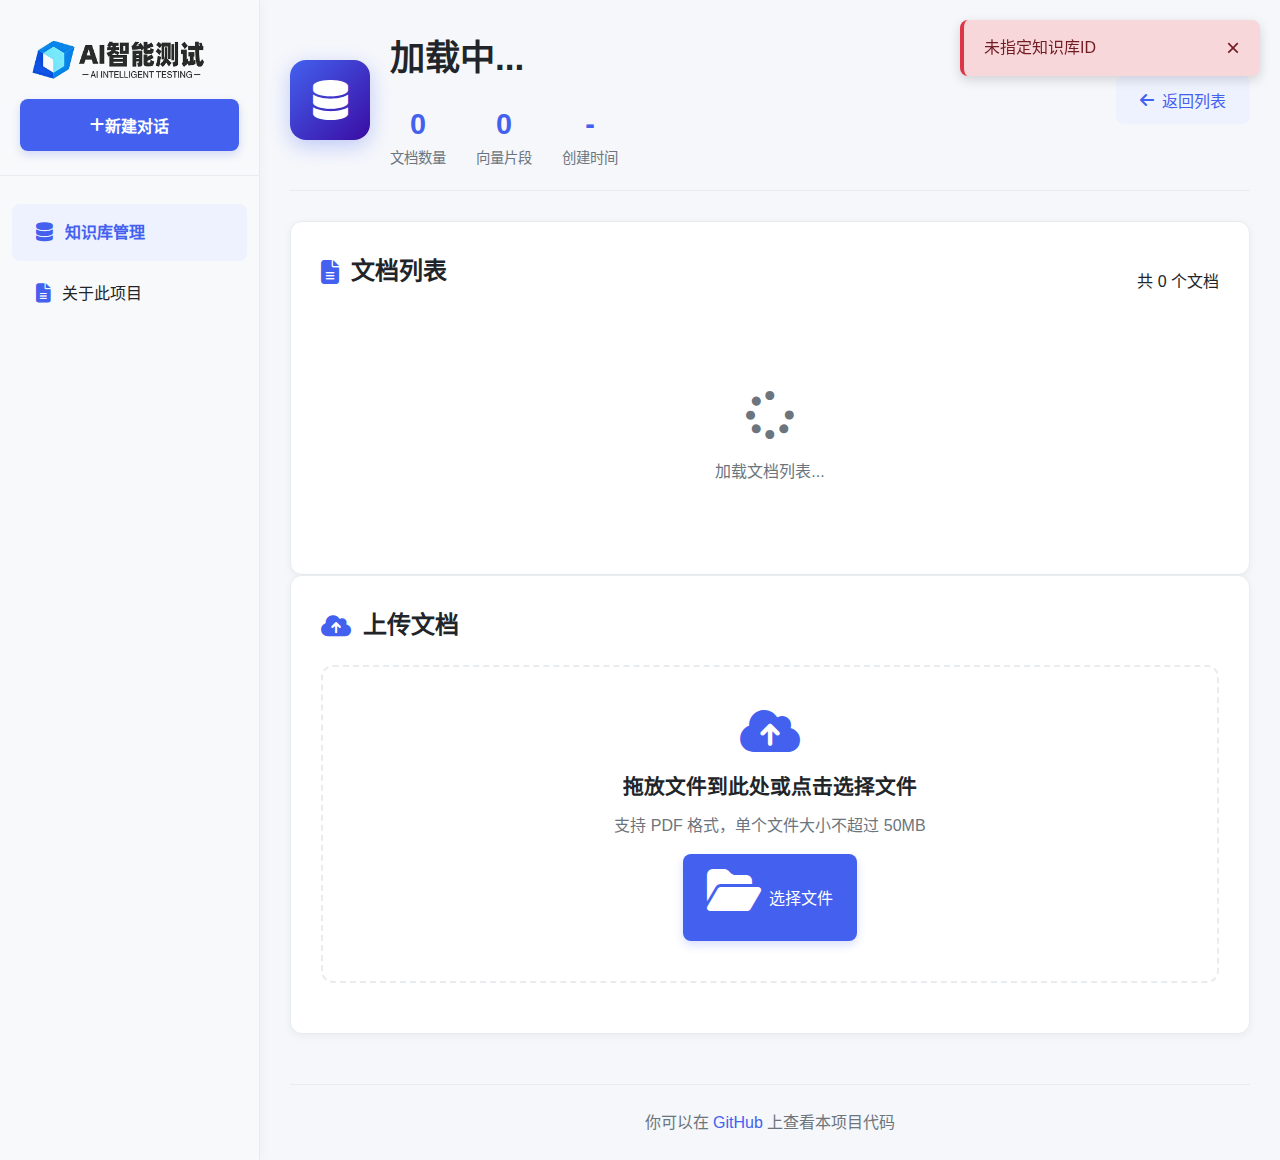
<file: templates/knowledge_detail.html>
<!DOCTYPE html>
<html lang="zh-CN">
<head>
    <meta charset="UTF-8">
    <meta name="viewport" content="width=device-width, initial-scale=1.0">
    <title>知识库详情 - 智能助手</title>
    <link rel="stylesheet" href="https://cdnjs.cloudflare.com/ajax/libs/font-awesome/6.4.0/css/all.min.css">
    <link rel="stylesheet" href="/static/kb_detail.css">
</head>
<body>
    <div class="app-container">
        <!-- 移动端菜单按钮 -->
        <button class="mobile-menu-btn" id="mobileMenuBtn" aria-label="打开菜单">
            <i class="fas fa-bars"></i>
        </button>

        <!-- 左侧导航栏 -->
        <aside class="sidebar" aria-label="系统导航">
            <div class="sidebar-header">
                <img src="/static/images/AI_Test_Logo.png" width="200" alt="应用程序标志" class="app-logo">
                <button class="new-chat-btn" aria-label="新建对话" id="newChatBtn">
                    <a href="/chat">
                        <i class="fas fa-plus"></i> 新建对话
                    </a>
                </button>
            </div>
            
            <div class="function-menu">
                <div class="active">
                    <i class="fas fa-database"></i>
                    <p><a href="/api/v1/func/func_main" style="text-decoration: none; color: inherit;">知识库管理</a></p>
                </div>
                <div>
                    <i class="fas fa-file-alt"></i>
                    <p>关于此项目</p>
                </div>
                <!-- <div>
                    <i class="fas fa-vial"></i>
                    <p>测试用例管理</p>
                </div> -->
            </div>
            
        </aside>
        
        <!-- 右侧主内容区 -->
        <main class="main-content">
            <!-- 知识库详情头部 -->
            <div class="kb-detail-header">
                <div class="kb-header-info">
                    <div class="kb-icon-large" id="kbIcon">
                        <i class="fas fa-database"></i>
                    </div>
                    <div class="kb-title-section">
                        <h1 id="kbName">加载中...</h1>
                        <p class="kb-description" id="kbDescription"></p>
                        <div class="kb-stats">
                            <div class="stat-item">
                                <div class="stat-value" id="fileCount">0</div>
                                <div class="stat-label">文档数量</div>
                            </div>
                            <div class="stat-item">
                                <div class="stat-value" id="chunkCount">0</div>
                                <div class="stat-label">向量片段</div>
                            </div>
                            <div class="stat-item">
                                <div class="stat-value" id="createdDate">-</div>
                                <div class="stat-label">创建时间</div>
                            </div>
                        </div>
                    </div>
                </div>
                <button class="back-btn" id="backBtn">
                    <i class="fas fa-arrow-left"></i> 返回列表
                </button>
            </div>

                        <!-- 文件列表区域 -->
            <div class="files-section">
                <div class="files-header">
                    <h2 class="section-title">
                        <i class="fas fa-file-alt"></i> 文档列表
                    </h2>
                    <div class="files-count">
                        共 <span id="filesCount">0</span> 个文档
                    </div>
                </div>
                
                <div id="filesListContainer">
                    <!-- 加载状态 -->
                    <div class="loading-state" id="loadingState">
                        <i class="fas fa-spinner fa-spin"></i>
                        <p>加载文档列表...</p>
                    </div>
                    
                    <!-- 空状态 -->
                    <div class="empty-state" id="emptyFilesState" style="display: none;">
                        <i class="fas fa-folder-open"></i>
                        <h3>暂无文档</h3>
                        <p>上传您的第一个文档</p>
                    </div>
                    
                    <!-- 文件表格 -->
                    <table class="files-table" id="filesTable" style="display: none;">
                        <thead>
                            <tr>
                                <th>文件名</th>
                                <th>大小</th>
                                <th>状态</th>
                                <th>处理时间</th>
                                <th>操作</th>
                            </tr>
                        </thead>
                        <tbody id="filesTableBody">
                            <!-- 文件行将通过JS动态生成 -->
                        </tbody>
                    </table>
                </div>
            </div>

            <!-- 文件上传区域 -->
            <div class="upload-section">
                <h2 class="section-title">
                    <i class="fas fa-cloud-upload-alt"></i> 上传文档
                </h2>
                
                <!-- 文件上传区域 -->
                <div class="upload-area" id="uploadArea">
                    <i class="fas fa-cloud-upload-alt"></i>
                    <h3>拖放文件到此处或点击选择文件</h3>
                    <p>支持 PDF 格式，单个文件大小不超过 50MB</p>
                    <button class="upload-btn" id="selectFileBtn">
                        <i class="fas fa-folder-open"></i> 选择文件
                    </button>
                    <input type="file" class="file-input" id="fileInput" accept=".pdf" multiple>
                </div>
                
                <!-- 上传进度显示 -->
                <div class="upload-progress" id="uploadProgress">
                    <div class="progress-header">
                        <span class="progress-filename" id="progressFilename">文件名.pdf</span>
                        <span class="progress-percent" id="progressPercent">0%</span>
                    </div>
                    <div class="progress-bar">
                        <div class="progress-fill" id="progressFill"></div>
                    </div>
                    <div class="upload-status processing" id="uploadStatus">
                        <i class="fas fa-spinner fa-spin"></i> <span>正在上传...</span>
                    </div>
                </div>
            </div>
            

            <footer class="footer-note">
                <p>你可以在 <a href="https://github.com/ChiufungLee/FastAPI_Local_RAG" class="email-link">GitHub</a> 上查看本项目代码</p>
            </footer>
        </main>
    </div>

    <script src="/static/kb_detail.js"></script>
</body>
</html>
</file>
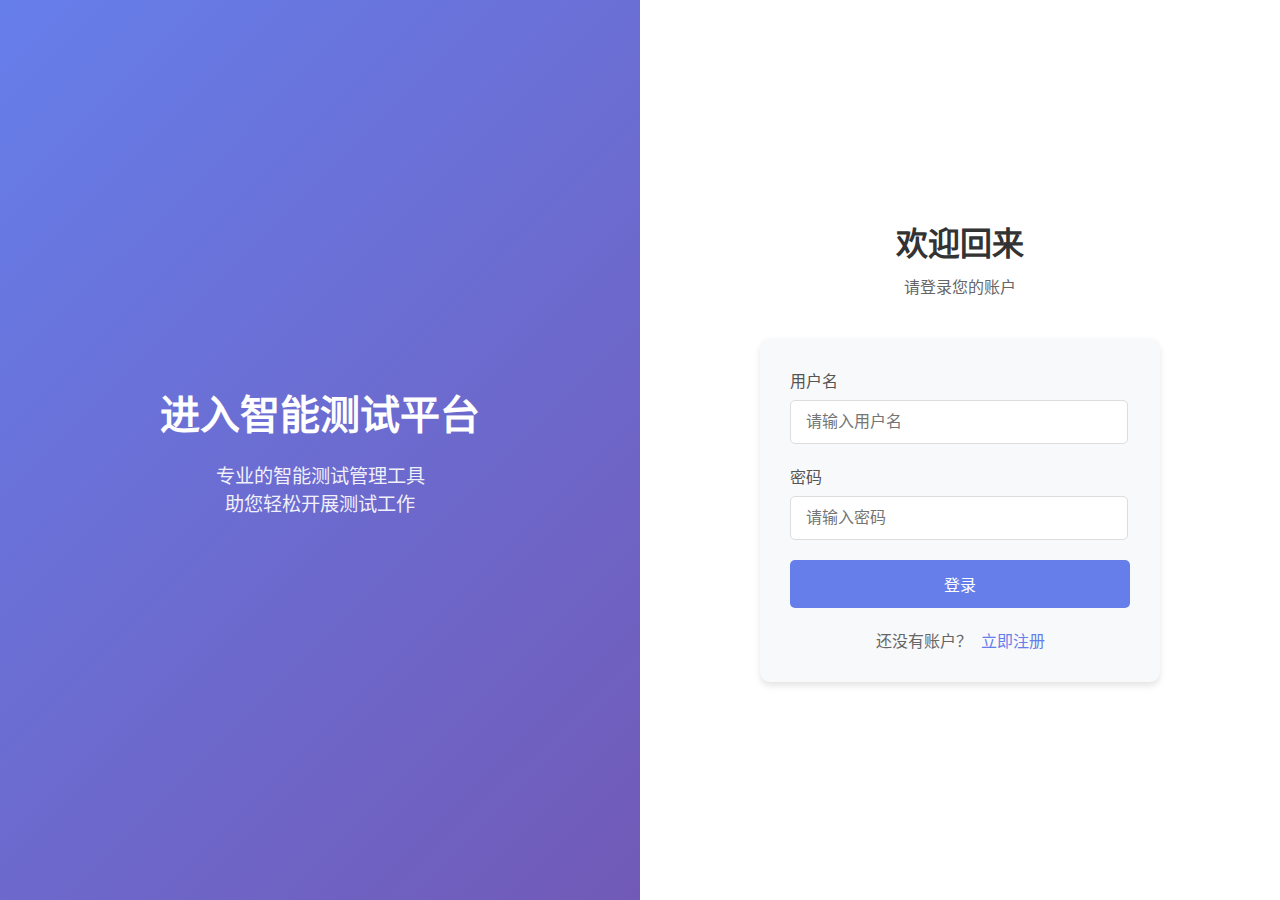
<file: templates/login.html>
<!DOCTYPE html>
<html lang="zh-CN">
<head>
    <meta charset="UTF-8">
    <meta name="viewport" content="width=device-width, initial-scale=1.0">
    <title>AI智能测试平台</title>
    <link rel="stylesheet" href="/static/css/login.css">
</head>
<body>
    <div class="login-container">
        <!-- 左侧装饰区域 -->
        <div class="login-left">
            <h2>进入智能测试平台</h2>
            <p>专业的智能测试管理工具</p>
            <p>助您轻松开展测试工作</p>
        </div>
        
        <!-- 右侧登录区域 -->
        <div class="login-right">
            <div class="login-form-container">
                <div class="login-logo">
                    <h1>欢迎回来</h1>
                    <p>请登录您的账户</p>
                </div>
                
                <!-- 错误消息 -->
                <div id="errorMessage" class="error-message"></div>
                
                <!-- 成功消息 -->
                <div id="successMessage" class="success-message"></div>
                
                <form id="loginForm" class="login-form">
                    <div class="form-group">
                        <label for="username">用户名</label>
                        <input type="text" id="username" name="username" required placeholder="请输入用户名">
                    </div>
                    
                    <div class="form-group">
                        <label for="password">密码</label>
                        <input type="password" id="password" name="password" required placeholder="请输入密码">
                    </div>
                    
                    <!-- <div class="remember-me">
                        <input type="checkbox" id="rememberMe" name="rememberMe">
                        <label for="rememberMe">记住密码</label>
                    </div> -->
                    
                    <button type="submit" id="loginButton" class="login-btn">登录</button>
                    
                    <div class="login-footer">
                        还没有账户？
                        <a href="/register">立即注册</a>
                    </div>
                </form>
            </div>
        </div>
    </div>

    <script src="/static/js/login.js"></script>
</body>
</html>
</file>
<file: static/kb_detail.css>
* {
    margin: 0;
    padding: 0;
    box-sizing: border-box;
    font-family: 'Segoe UI', 'Microsoft YaHei', sans-serif;
}

:root {
    --primary-color: #4361ee;
    --primary-light: #eef2ff;
    --secondary-color: #3a0ca3;
    --sidebar-bg: #f8f9fa;
    --card-bg: #ffffff;
    --text-primary: #212529;
    --text-secondary: #6c757d;
    --border-color: #e9ecef;
    --hover-color: #f1f3f9;
    --danger-color: #e63946;
    --success-color: #2a9d8f;
    --warning-color: #f8961e;
    --info-color: #4cc9f0;
    --shadow: 0 4px 12px rgba(0, 0, 0, 0.08);
    --shadow-light: 0 2px 8px rgba(0, 0, 0, 0.05);
    --transition: all 0.3s ease;
    --border-radius: 12px;
    --border-radius-sm: 8px;
}

body {
    background-color: #f5f7fb;
    color: var(--text-primary);
    line-height: 1.6;
}

.app-container {
    display: flex;
    min-height: 100vh;
}

/* 移动端菜单按钮 */
.mobile-menu-btn {
    display: none;
    position: fixed;
    top: 20px;
    left: 20px;
    z-index: 1001;
    background: var(--primary-color);
    color: white;
    border: none;
    border-radius: 50%;
    width: 50px;
    height: 50px;
    font-size: 1.5rem;
    cursor: pointer;
    box-shadow: var(--shadow);
    transition: var(--transition);
}

.mobile-menu-btn:hover {
    background: var(--secondary-color);
}

/* 左侧导航栏 */
.sidebar {
    width: 260px;
    background-color: var(--sidebar-bg);
    border-right: 1px solid var(--border-color);
    display: flex;
    flex-direction: column;
    transition: var(--transition);
    z-index: 1000;
    box-shadow: 2px 0 10px rgba(0, 0, 0, 0.03);
}

.sidebar-header {
    padding: 24px 20px;
    border-bottom: 1px solid var(--border-color);
}

.new-chat-btn {
    width: 100%;
    padding: 14px 0;
    background-color: var(--primary-color);
    color: white;
    border: none;
    border-radius: var(--border-radius-sm);
    font-size: 1rem;
    font-weight: 600;
    cursor: pointer;
    transition: var(--transition);
    display: flex;
    align-items: center;
    justify-content: center;
    box-shadow: 0 4px 10px rgba(67, 97, 238, 0.2);
}

.new-chat-btn a {
    color: white;
    text-decoration: none;
    display: flex;
    align-items: center;
    justify-content: center;
    width: 100%;
    height: 100%;
}

.new-chat-btn:hover {
    background-color: var(--secondary-color);
    transform: translateY(-2px);
    box-shadow: 0 6px 14px rgba(67, 97, 238, 0.3);
}

.function-menu {
    flex: 1;
    padding: 24px 0;
}

.function-menu div {
    padding: 16px 24px;
    margin: 4px 12px;
    border-radius: var(--border-radius-sm);
    cursor: pointer;
    transition: var(--transition);
    font-weight: 500;
    display: flex;
    align-items: center;
}

.function-menu div i {
    margin-right: 12px;
    font-size: 1.2rem;
    color: var(--primary-color);
}

.function-menu div.active {
    background-color: var(--primary-light);
    color: var(--primary-color);
    font-weight: 600;
}

.function-menu div:hover:not(.active) {
    background-color: var(--hover-color);
}

.sidebar-footer {
    padding: 20px;
    border-top: 1px solid var(--border-color);
    text-align: center;
    color: var(--text-secondary);
    font-size: 0.9rem;
}

/* 右侧主内容区 */
.main-content {
    flex: 1;
    display: flex;
    flex-direction: column;
    padding: 0 30px;
    overflow-y: auto;
    max-width: calc(100vw - 260px);
}

/* 知识库详情头部 */
.kb-detail-header {
    padding: 30px 0 20px;
    border-bottom: 1px solid var(--border-color);
    margin-bottom: 30px;
    display: flex;
    justify-content: space-between;
    align-items: center;
}

.kb-header-info {
    display: flex;
    align-items: center;
}

.kb-icon-large {
    width: 80px;
    height: 80px;
    border-radius: 16px;
    background: linear-gradient(135deg, var(--primary-color), var(--secondary-color));
    display: flex;
    align-items: center;
    justify-content: center;
    margin-right: 20px;
    color: white;
    font-size: 2.5rem;
    box-shadow: 0 6px 20px rgba(67, 97, 238, 0.3);
}

.kb-title-section h1 {
    font-size: 2.2rem;
    font-weight: 700;
    color: var(--text-primary);
    margin-bottom: 8px;
}

.kb-description {
    color: var(--text-secondary);
    font-size: 1.1rem;
    max-width: 600px;
}

.kb-stats {
    display: flex;
    gap: 30px;
    margin-top: 15px;
}

.stat-item {
    text-align: center;
}

.stat-value {
    font-size: 1.8rem;
    font-weight: 700;
    color: var(--primary-color);
}

.stat-label {
    font-size: 0.9rem;
    color: var(--text-secondary);
}

.back-btn {
    background-color: var(--primary-light);
    color: var(--primary-color);
    border: none;
    border-radius: var(--border-radius-sm);
    padding: 12px 24px;
    font-size: 1rem;
    font-weight: 500;
    cursor: pointer;
    transition: var(--transition);
    display: flex;
    align-items: center;
}

.back-btn i {
    margin-right: 8px;
}

.back-btn:hover {
    background-color: var(--primary-color);
    color: white;
    transform: translateY(-2px);
    box-shadow: 0 4px 12px rgba(67, 97, 238, 0.2);
}

/* 文件上传区域 */
.upload-section {
    background-color: var(--card-bg);
    border-radius: var(--border-radius);
    padding: 30px;
    margin-bottom: 30px;
    box-shadow: var(--shadow-light);
    border: 1px solid var(--border-color);
}

.section-title {
    font-size: 1.5rem;
    font-weight: 600;
    color: var(--text-primary);
    margin-bottom: 20px;
    display: flex;
    align-items: center;
}

.section-title i {
    margin-right: 12px;
    color: var(--primary-color);
}

/* 文件上传区域样式 */
.upload-area {
    border: 2px dashed var(--border-color);
    border-radius: var(--border-radius);
    padding: 40px 20px;
    text-align: center;
    cursor: pointer;
    transition: var(--transition);
    margin-bottom: 20px;
}

.upload-area:hover, .upload-area.dragover {
    border-color: var(--primary-color);
    background-color: var(--primary-light);
}

.upload-area i {
    font-size: 3rem;
    color: var(--primary-color);
    margin-bottom: 15px;
}

.upload-area h3 {
    font-size: 1.3rem;
    margin-bottom: 10px;
    color: var(--text-primary);
}

.upload-area p {
    color: var(--text-secondary);
    margin-bottom: 15px;
}

.upload-btn {
    background-color: var(--primary-color);
    color: white;
    border: none;
    border-radius: var(--border-radius-sm);
    padding: 12px 24px;
    font-size: 1rem;
    font-weight: 500;
    cursor: pointer;
    transition: var(--transition);
    display: inline-flex;
    align-items: center;
    justify-content: center;
    box-shadow: 0 4px 10px rgba(67, 97, 238, 0.2);
}

.upload-btn:hover {
    background-color: var(--secondary-color);
    transform: translateY(-2px);
    box-shadow: 0 6px 14px rgba(67, 97, 238, 0.3);
}

.upload-btn i {
    margin-right: 8px;
    color: white;
}

.file-input {
    display: none;
}

/* 文件列表区域 */
.files-section {
    background-color: var(--card-bg);
    border-radius: var(--border-radius);
    padding: 30px;
    box-shadow: var(--shadow-light);
    border: 1px solid var(--border-color);
}

.files-header {
    display: flex;
    justify-content: space-between;
    align-items: center;
    margin-bottom: 20px;
}

.files-table {
    width: 100%;
    border-collapse: collapse;
}

.files-table th {
    text-align: left;
    padding: 15px 20px;
    background-color: var(--primary-light);
    color: var(--primary-color);
    font-weight: 600;
    border-bottom: 2px solid var(--border-color);
}

.files-table td {
    padding: 15px 20px;
    border-bottom: 1px solid var(--border-color);
    color: var(--text-primary);
}

.file-row:hover {
    background-color: var(--hover-color);
}

.file-icon {
    color: var(--primary-color);
    margin-right: 10px;
}

.file-actions {
    display: flex;
    gap: 10px;
}

.action-btn {
    background: none;
    border: none;
    color: var(--text-secondary);
    cursor: pointer;
    font-size: 1.1rem;
    transition: var(--transition);
    width: 36px;
    height: 36px;
    border-radius: 50%;
    display: flex;
    align-items: center;
    justify-content: center;
}

.action-btn:hover {
    background-color: var(--hover-color);
}

.action-btn.delete:hover {
    color: var(--danger-color);
}

.action-btn.preview:hover {
    color: var(--primary-color);
}

/* 状态标签 */
.status-badge {
    display: inline-block;
    padding: 5px 12px;
    border-radius: 20px;
    font-size: 0.85rem;
    font-weight: 500;
}

.status-pending {
    background-color: #fff3cd;
    color: #856404;
}

.status-processing {
    background-color: #cce5ff;
    color: #004085;
}

.status-completed {
    background-color: #d4edda;
    color: #155724;
}

.status-failed {
    background-color: #f8d7da;
    color: #721c24;
}

/* 空状态 */
.empty-state {
    text-align: center;
    padding: 60px 20px;
    color: var(--text-secondary);
}

.empty-state i {
    font-size: 4rem;
    color: var(--border-color);
    margin-bottom: 20px;
}

.empty-state h3 {
    font-size: 1.5rem;
    margin-bottom: 10px;
    color: var(--text-primary);
}


.footer-note {
    text-align: center;
    padding: 25px 0;
    color: var(--text-secondary);
    border-top: 1px solid var(--border-color);
    margin-top: 20px;
}

.email-link {
    color: var(--primary-color);
    text-decoration: none;
    font-weight: 500;
    transition: var(--transition);
}

.email-link:hover {
    text-decoration: underline;
    color: var(--secondary-color);
}

/* 响应式设计 */
@media (max-width: 1024px) {
    .kb-detail-header {
        flex-direction: column;
        align-items: flex-start;
        gap: 20px;
    }
    
    .kb-header-info {
        width: 100%;
    }
}

@media (max-width: 768px) {
    .mobile-menu-btn {
        display: block;
    }

    .sidebar {
        position: fixed;
        left: -260px;
        top: 0;
        height: 100vh;
        overflow-y: auto;
    }

    .sidebar.active {
        left: 0;
    }

    .main-content {
        padding: 20px;
        max-width: 100vw;
    }

    .kb-stats {
        flex-wrap: wrap;
        gap: 20px;
    }

    .files-table {
        display: block;
        overflow-x: auto;
    }
}

@media (max-width: 480px) {
    .kb-detail-header {
        padding: 20px 0 15px;
    }

    .kb-icon-large {
        width: 60px;
        height: 60px;
        font-size: 1.8rem;
        margin-right: 15px;
    }

    .kb-title-section h1 {
        font-size: 1.8rem;
    }

    .upload-section, .files-section {
        padding: 20px;
    }

    .files-header {
        flex-direction: column;
        align-items: flex-start;
        gap: 15px;
    }
}

/* 加载和错误状态 */
.loading-state {
    text-align: center;
    padding: 60px 20px;
    color: var(--text-secondary);
}

.loading-state i {
    font-size: 3rem;
    margin-bottom: 20px;
    animation: spin 1s linear infinite;
}

@keyframes spin {
    0% { transform: rotate(0deg); }
    100% { transform: rotate(360deg); }
}

/* 消息提示 */
.message-alert {
    position: fixed;
    top: 20px;
    right: 20px;
    padding: 15px 20px;
    border-radius: 8px;
    box-shadow: 0 4px 12px rgba(0, 0, 0, 0.15);
    z-index: 2000;
    display: flex;
    align-items: center;
    justify-content: space-between;
    min-width: 300px;
    max-width: 400px;
    animation: slideIn 0.3s ease;
    font-weight: 500;
}

@keyframes slideIn {
    from {
        transform: translateX(100%);
        opacity: 0;
    }
    to {
        transform: translateX(0);
        opacity: 1;
    }
}

.message-info {
    background-color: #d1ecf1;
    color: #0c5460;
    border-left: 4px solid #17a2b8;
}

.message-success {
    background-color: #d4edda;
    color: #155724;
    border-left: 4px solid #28a745;
}

.message-error {
    background-color: #f8d7da;
    color: #721c24;
    border-left: 4px solid #dc3545;
}

.message-warning {
    background-color: #fff3cd;
    color: #856404;
    border-left: 4px solid #ffc107;
}

.message-close {
    background: none;
    border: none;
    font-size: 1.5rem;
    color: inherit;
    cursor: pointer;
    margin-left: 15px;
    line-height: 1;
}

/* 上传进度 */
.upload-progress {
    margin-top: 20px;
    background-color: var(--primary-light);
    border-radius: var(--border-radius);
    padding: 20px;
    display: none;
}

.progress-header {
    display: flex;
    justify-content: space-between;
    align-items: center;
    margin-bottom: 10px;
}

.progress-filename {
    font-weight: 500;
    color: var(--text-primary);
}

.progress-percent {
    color: var(--primary-color);
    font-weight: 600;
}

.progress-bar {
    height: 8px;
    background-color: #e9ecef;
    border-radius: 4px;
    overflow: hidden;
}

.progress-fill {
    height: 100%;
    background-color: var(--primary-color);
    border-radius: 4px;
    width: 0%;
    transition: width 0.3s ease;
}

.upload-status {
    margin-top: 10px;
    font-size: 0.9rem;
    color: var(--text-secondary);
    display: flex;
    align-items: center;
}

.upload-status i {
    margin-right: 8px;
}

.upload-status.processing {
    color: var(--info-color);
}

.upload-status.completed {
    color: var(--success-color);
}

.upload-status.failed {
    color: var(--danger-color);
}
</file>
<file: static/css/login.css>
* {
    margin: 0;
}
/* 登录页面特定样式 */
.login-container {
    display: flex;
    min-height: 100vh;
    background: linear-gradient(135deg, #667eea 0%, #764ba2 100%);
}

.login-left {
    flex: 1;
    display: none;
}

.login-right {
    flex: 1;
    display: flex;
    flex-direction: column;
    justify-content: center;
    align-items: center;
    padding: 40px;
    background: white;
}

.login-form-container {
    width: 100%;
    max-width: 400px;
}

.login-logo {
    text-align: center;
    margin-bottom: 40px;
}

.login-logo h1 {
    color: #333;
    margin-bottom: 10px;
}

.login-logo p {
    color: #666;
}

.login-form {
    background: #f8f9fa;
    padding: 30px;
    border-radius: 10px;
    box-shadow: 0 4px 6px rgba(0, 0, 0, 0.1);
}

.form-group {
    margin-bottom: 20px;
}

.form-group label {
    display: block;
    margin-bottom: 8px;
    color: #555;
    font-weight: 500;
}

.form-group input {
    width: 90%;
    padding: 12px 15px;
    border: 1px solid #ddd;
    border-radius: 5px;
    font-size: 16px;
    transition: border-color 0.3s;
}

.form-group input:focus {
    outline: none;
    border-color: #667eea;
    box-shadow: 0 0 0 3px rgba(102, 126, 234, 0.1);
}

.remember-me {
    display: flex;
    align-items: center;
    margin-bottom: 20px;
}

.remember-me input {
    margin-right: 10px;
    width: auto;
}

.remember-me label {
    margin-bottom: 0;
    color: #666;
    font-weight: normal;
}

.login-btn {
    width: 100%;
    padding: 12px;
    background: #667eea;
    color: white;
    border: none;
    border-radius: 5px;
    font-size: 16px;
    font-weight: 500;
    cursor: pointer;
    transition: background-color 0.3s;
}

.login-btn:hover {
    background: #5a67d8;
}

.login-btn:disabled {
    background: #a0aec0;
    cursor: not-allowed;
}

.login-footer {
    text-align: center;
    margin-top: 20px;
    color: #666;
}

.login-footer a {
    color: #667eea;
    text-decoration: none;
    margin-left: 5px;
}

.login-footer a:hover {
    text-decoration: underline;
}

.error-message {
    color: #e53e3e;
    background: #fed7d7;
    padding: 10px;
    border-radius: 5px;
    margin-bottom: 20px;
    display: none;
}

.success-message {
    color: #38a169;
    background: #c6f6d5;
    padding: 10px;
    border-radius: 5px;
    margin-bottom: 20px;
    display: none;
}

@media (min-width: 768px) {
    .login-left {
        display: flex;
        flex-direction: column;
        justify-content: center;
        align-items: center;
        color: white;
        padding: 40px;
    }
    
    .login-left h2 {
        font-size: 2.5rem;
        margin-bottom: 20px;
    }
    
    .login-left p {
        font-size: 1.2rem;
        opacity: 0.9;
    }
}
</file>
